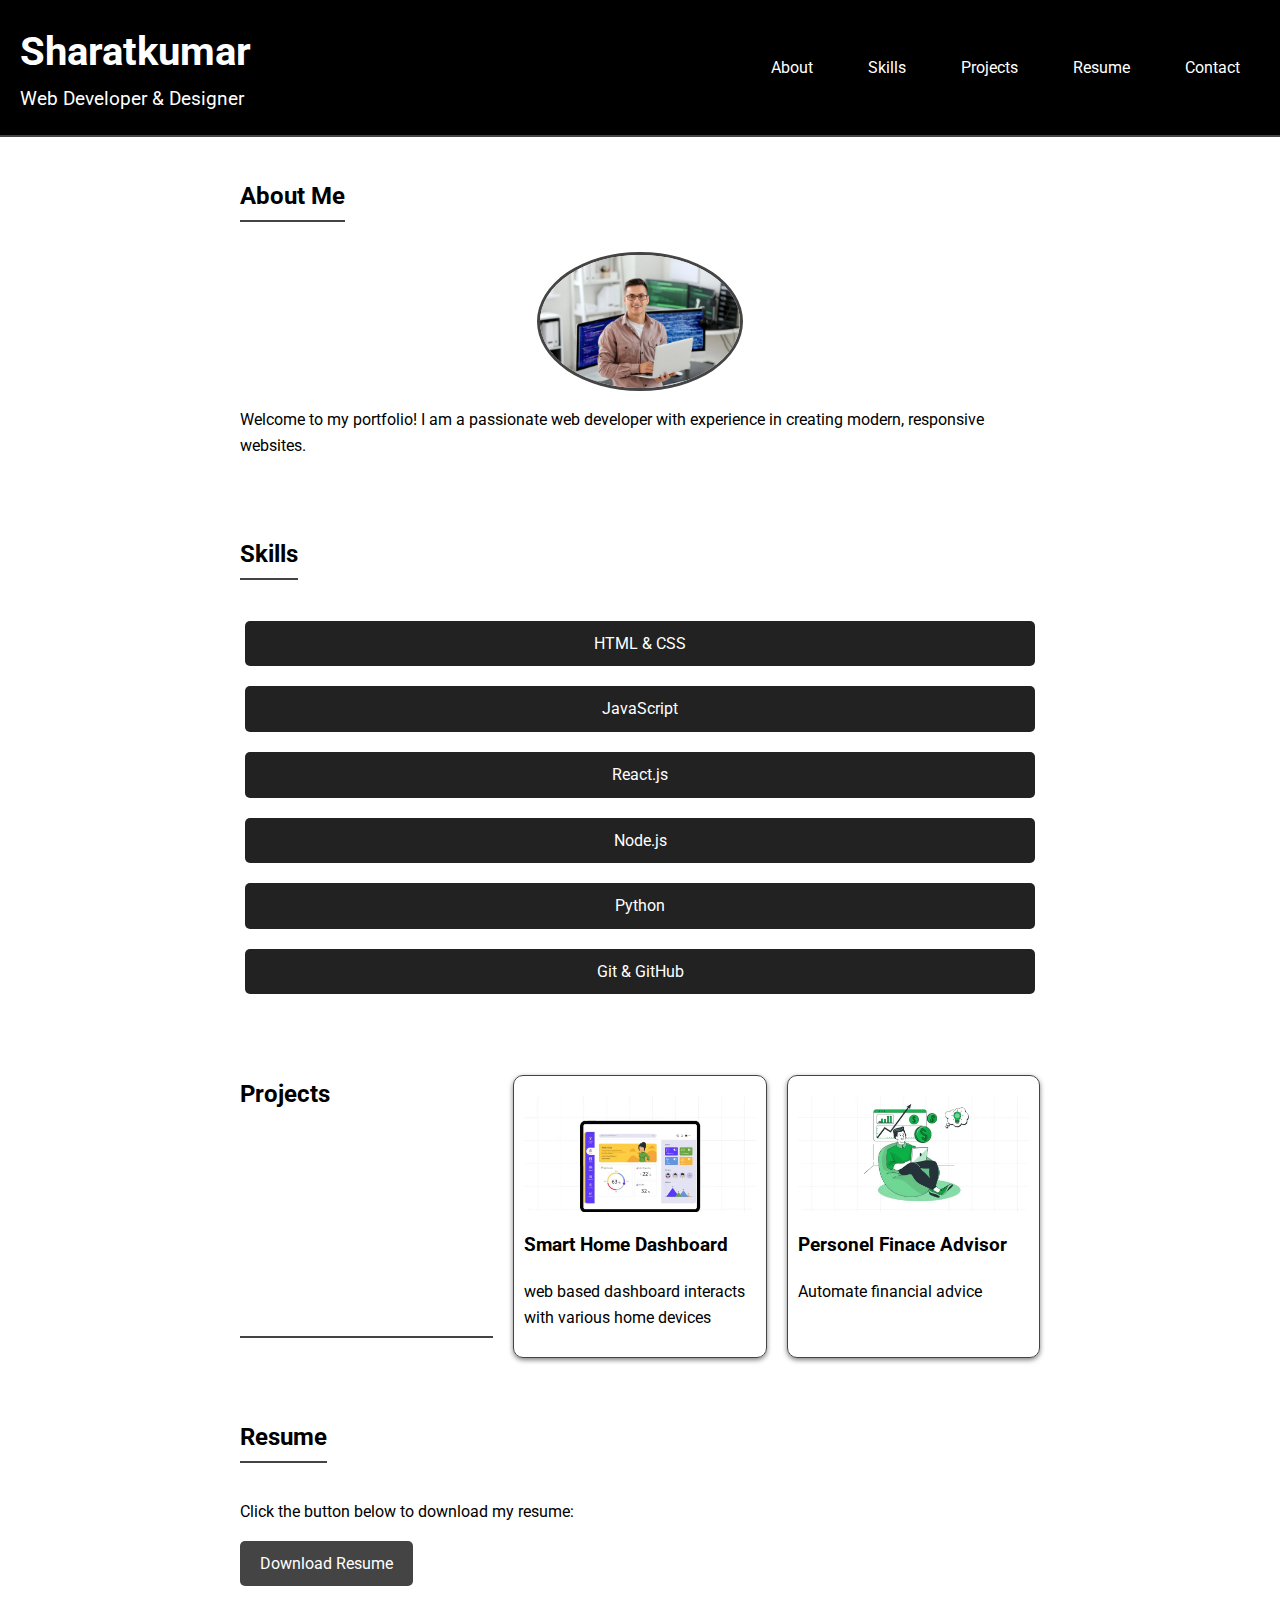
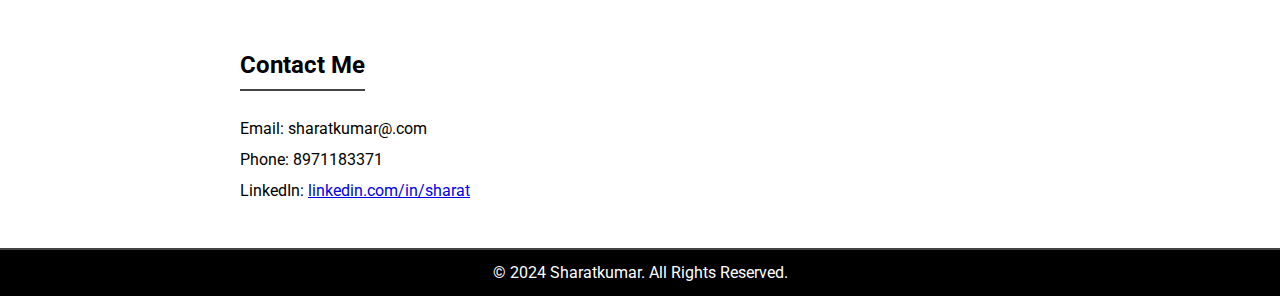
<file: Task 1/index.html>
<!DOCTYPE html>
<html lang="en">
<head>
    <meta charset="UTF-8">
    <meta name="viewport" content="width=device-width, initial-scale=1.0">
    <title>Portfolio</title>
    <link rel="stylesheet" href="styles.css">
    <link href="https://fonts.googleapis.com/css2?family=Roboto:wght@400;700&display=swap" rel="stylesheet">
</head>
<body>

    <header>
        <div class="header-left">
            <h1>Sharatkumar</h1>
            <p>Web Developer & Designer</p>
        </div>
        <nav>
            <ul>
                <li><a href="#about">About</a></li>
                <li><a href="#skills">Skills</a></li>
                <li><a href="#projects">Projects</a></li>
                <li><a href="#resume">Resume</a></li>
                <li><a href="#contact">Contact</a></li>
            </ul>
        </nav>
    </header>

    <section id="about">
        <h2>About Me</h2>
        <img src="profile.jpg" alt="Profile Picture">
        <p>Welcome to my portfolio! I am a passionate web developer with experience in creating modern, responsive websites.</p>
    </section>

    <section id="skills">
        <h2>Skills</h2>
        <ul>
            <li>HTML & CSS</li>
            <li>JavaScript</li>
            <li>React.js</li>
            <li>Node.js</li>
            <li>Python</li>
            <li>Git & GitHub</li>
        </ul>
    </section>

    <section id="projects">
        <h2>Projects</h2>
        <div class="project">
            <img src="project1.jpg" alt="Project 1">
            <h3>Smart Home Dashboard</h3>
            <p>web based dashboard interacts with various home devices</p>
        </div>
        <div class="project">
            <img src="project2.jpg" alt="Project 2">
            <h3>Personel Finace Advisor</h3>
            <p>Automate financial advice</p>
        </div>
        
    </section>

    <section id="resume">
        <h2>Resume</h2>
        <p>Click the button below to download my resume:</p>
        <a href="resume.pdf" download>Download Resume</a>
    </section>

    <section id="contact">
        <h2>Contact Me</h2>
        <p>Email: sharatkumar@.com</p>
        <p>Phone: 8971183371</p>
        <p>LinkedIn: <a href="https://www.linkedin.com/in/sharat" target="_blank">linkedin.com/in/sharat</a></p>
    </section>

    <footer>
        <p>&copy; 2024 Sharatkumar. All Rights Reserved.</p>
    </footer>

</body>
</html>
</file>
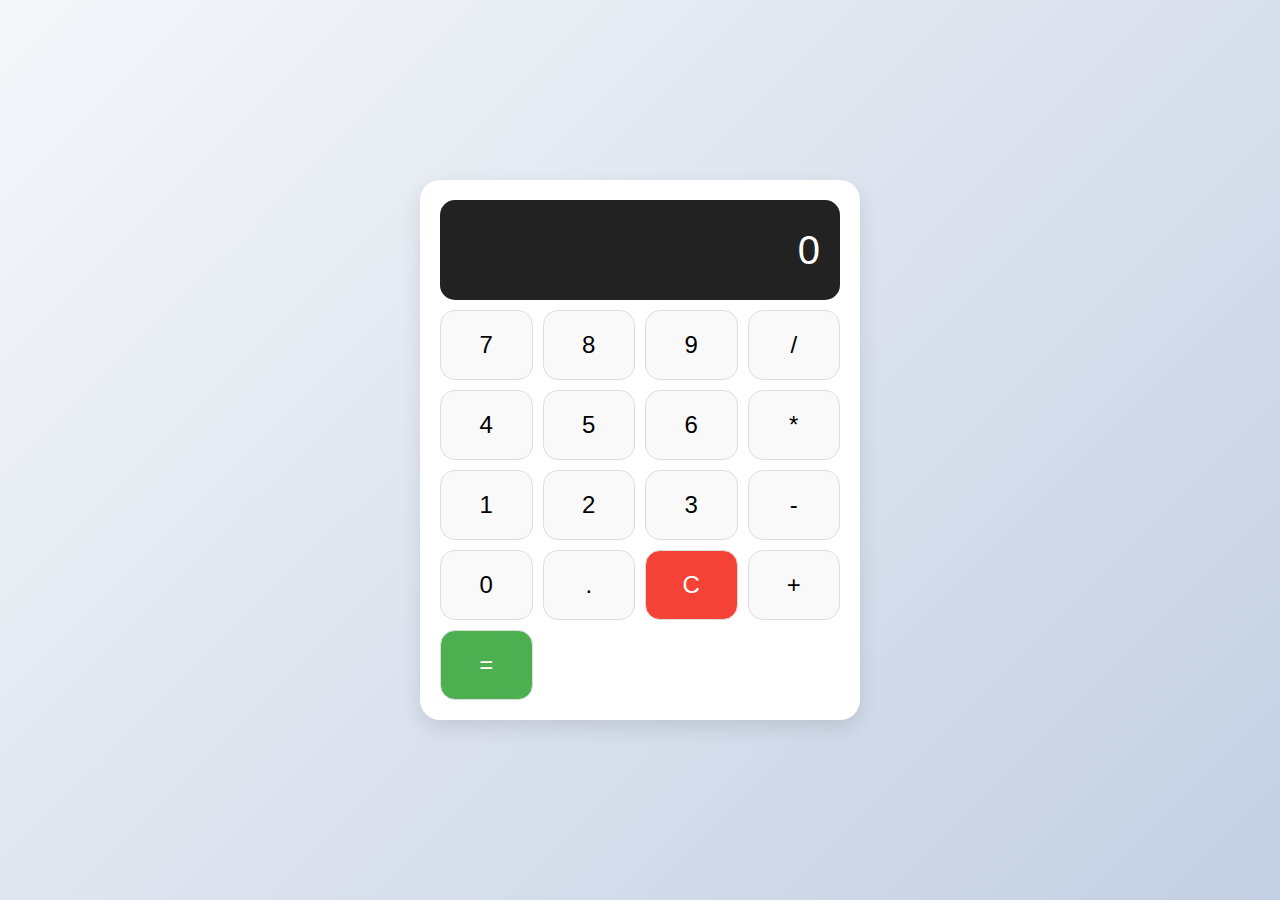
<file: Task 3/index.html>
<!DOCTYPE html>
<html lang="en">
<head>
    <meta charset="UTF-8">
    <meta name="viewport" content="width=device-width, initial-scale=1.0">
    <title>Responsive Calculator</title>
    <link rel="stylesheet" href="styles.css">
</head>
<body>
    <div class="calculator">
        <div id="display" class="display">0</div>
        <button class="button" data-value="7">7</button>
        <button class="button" data-value="8">8</button>
        <button class="button" data-value="9">9</button>
        <button class="button" data-value="/">/</button>
        <button class="button" data-value="4">4</button>
        <button class="button" data-value="5">5</button>
        <button class="button" data-value="6">6</button>
        <button class="button" data-value="*">*</button>
        <button class="button" data-value="1">1</button>
        <button class="button" data-value="2">2</button>
        <button class="button" data-value="3">3</button>
        <button class="button" data-value="-">-</button>
        <button class="button" data-value="0">0</button>
        <button class="button" data-value=".">.</button>
        <button class="button" data-value="C">C</button>
        <button class="button" data-value="+">+</button>
        <button class="button" data-value="=">=</button>
    </div>
    <script src="script.js"></script>
</body>
</html>
</file>
<file: Task 1/styles.css>
/* Import Google Fonts */
@import url('https://fonts.googleapis.com/css2?family=Roboto:wght@400;700&display=swap');

body {
    font-family: 'Roboto', sans-serif;
    margin: 0;
    padding: 0;
    color: #000;
    background-color: #fff;
    line-height: 1.6;
}

header {
    display: flex;
    justify-content: space-between;
    align-items: center;
    background-color: #000;
    color: white;
    padding: 20px;
    border-bottom: 2px solid #444;
}

.header-left {
    text-align: left;
}

.header-left h1 {
    margin: 0;
    font-size: 2.5em;
}

.header-left p {
    margin: 0;
    font-size: 1.2em;
}

nav ul {
    list-style-type: none;
    padding: 0;
    display: flex;
    gap: 15px;
}

nav ul li {
    display: inline;
}

nav ul li a {
    color: white;
    text-decoration: none;
    padding: 10px 20px;
    border-radius: 5px;
    transition: background 0.3s;
}

nav ul li a:hover {
    background-color: rgba(255, 255, 255, 0.1);
}

section {
    padding: 20px;
    margin: 20px auto;
    max-width: 800px;
}

section h2 {
    margin-top: 0;
    border-bottom: 2px solid #444;
    display: inline-block;
    padding-bottom: 5px;
}

#about img {
    max-width: 200px;
    border-radius: 50%;
    display: block;
    margin: 10px auto;
    border: 3px solid #444;
}

#skills ul {
    list-style-type: none;
    padding: 0;
    display: flex;
    flex-wrap: wrap;
    gap: 10px;
}

#skills li {
    background-color: #222;
    color: white;
    margin: 5px;
    padding: 10px;
    border-radius: 5px;
    flex: 1 1 calc(50% - 20px);
    text-align: center;
}

#projects {
    display: grid;
    grid-template-columns: repeat(auto-fit, minmax(250px, 1fr));
    gap: 20px;
}

.project {
    border: 1px solid #444;
    padding: 10px;
    border-radius: 10px;
    box-shadow: 0 2px 5px rgba(0, 0, 0, 0.5);
    transition: transform 0.3s, box-shadow 0.3s;
}

.project:hover {
    transform: translateY(-5px);
    box-shadow: 0 4px 15px rgba(0, 0, 0, 0.7);
}

.project img {
    max-width: 100%;
    height: auto;
    display: block;
    border-radius: 10px;
    margin: 10px 0;
}

#resume a {
    display: inline-block;
    padding: 10px 20px;
    background-color: #444;
    color: white;
    text-decoration: none;
    border-radius: 5px;
    transition: background 0.3s;
}

#resume a:hover {
    background-color: #666;
}

#contact p {
    margin: 5px 0;
}

footer {
    background-color: #000;
    color: white;
    text-align: center;
    padding: 10px 0;
    margin-top: 20px;
    border-top: 2px solid #444;
}

footer p {
    margin: 0;
}

/* Media Queries for Responsive Design */
@media (max-width: 768px) {
    header {
        flex-direction: column;
        align-items: flex-start;
    }

    header h1 {
        font-size: 2em;
    }

    header p {
        font-size: 1em;
    }

    section {
        padding: 15px;
        margin: 15px auto;
    }

    #about img {
        max-width: 150px;
    }

    #resume a {
        padding: 8px 16px;
    }
}

@media (max-width: 480px) {
    header h1 {
        font-size: 1.5em;
    }

    header p {
        font-size: 0.9em;
    }

    section {
        padding: 10px;
        margin: 10px auto;
    }

    #about img {
        max-width: 100px;
    }

    #skills li {
        padding: 8px;
    }

    #resume a {
        padding: 6px 12px;
    }
}
</file>
<file: Task 3/styles.css>
body {
    display: flex;
    justify-content: center;
    align-items: center;
    height: 100vh;
    margin: 0;
    font-family: 'Roboto', sans-serif;
    background: linear-gradient(135deg, #f5f7fa 0%, #c3cfe2 100%);
}

.calculator {
    display: grid;
    grid-template-columns: repeat(4, 1fr);
    grid-template-rows: minmax(100px, auto) repeat(5, 1fr);
    gap: 10px;
    width: 90%;
    max-width: 400px;
    background: #ffffff;
    padding: 20px;
    border-radius: 20px;
    box-shadow: 0 8px 20px rgba(0, 0, 0, 0.1);
}

.display {
    grid-column: span 4;
    background: #222;
    color: #ffffff;
    display: flex;
    justify-content: flex-end;
    align-items: center;
    padding: 0 20px;
    font-size: 2.5rem;
    border-radius: 15px;
    overflow: hidden;
    text-overflow: ellipsis;
    white-space: nowrap;
}

.button {
    display: flex;
    justify-content: center;
    align-items: center;
    background: #f9f9f9;
    border: 1px solid #ddd;
    border-radius: 15px;
    font-size: 1.5rem;
    cursor: pointer;
    transition: background 0.2s, transform 0.1s;
    padding: 20px;
    user-select: none;
}

.button:hover {
    background: #e0e0e0;
}

.button:active {
    background: #ccc;
    transform: scale(0.98);
}

.button[data-value="="] {
    background: #4caf50;
    color: white;
}

.button[data-value="="]:hover {
    background: #45a045;
}

.button[data-value="="]:active {
    background: #3e8e41;
}

.button[data-value="C"] {
    background: #f44336;
    color: white;
}

.button[data-value="C"]:hover {
    background: #e53935;
}

.button[data-value="C"]:active {
    background: #d32f2f;
}

@media (max-width: 600px) {
    .calculator {
        width: 100%;
        padding: 10px;
        gap: 5px;
    }

    .button {
        font-size: 1.2rem;
        padding: 15px;
    }

    .display {
        font-size: 2rem;
        padding: 0 10px;
    }
}
</file>
